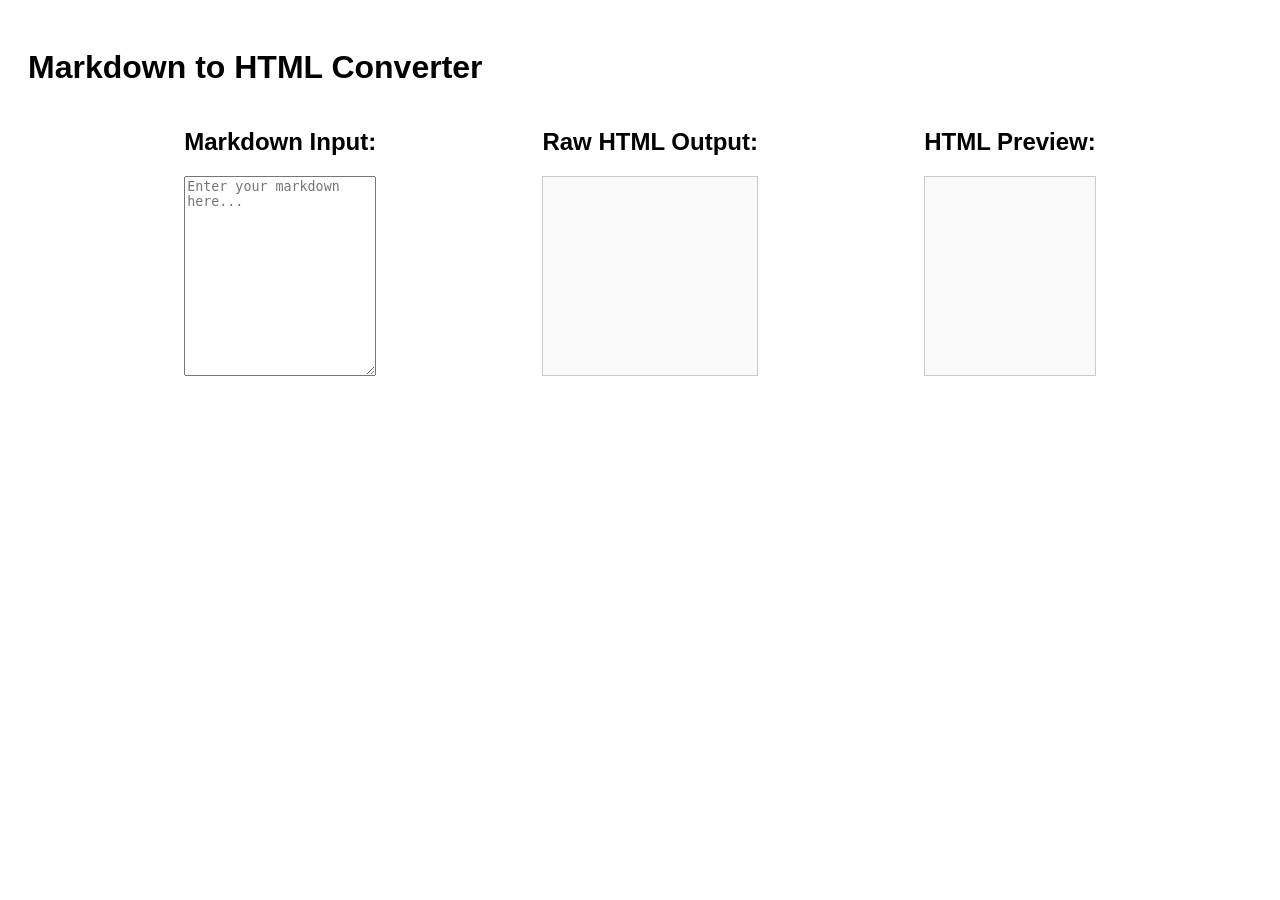
<file: PrimerProyectoCertificacion/index.html>
<!DOCTYPE html>
<html lang="en">

<head>
    <meta charset="UTF-8">
    <meta name="viewport" content="width=device-width, initial-scale=1.0">
    <title>Markdown to HTML Converter</title>
    <link rel="stylesheet" href="styles.css">
</head>

<body>
    <h1>Markdown to HTML Converter</h1>
    <div id="container">
        <div class="container">
            <h2>Markdown Input:</h2>
            <textarea id="markdown-input" placeholder="Enter your markdown here..."></textarea>
        </div>
        <div class="container">
            <h2>Raw HTML Output:</h2>
            <div id="html-output"></div>
        </div>
        <div class="container">
            <h2>HTML Preview:</h2>
            <div id="preview"></div>
        </div>
    </div>
    <script src="script.js"></script>
</body>

</html>
</file>
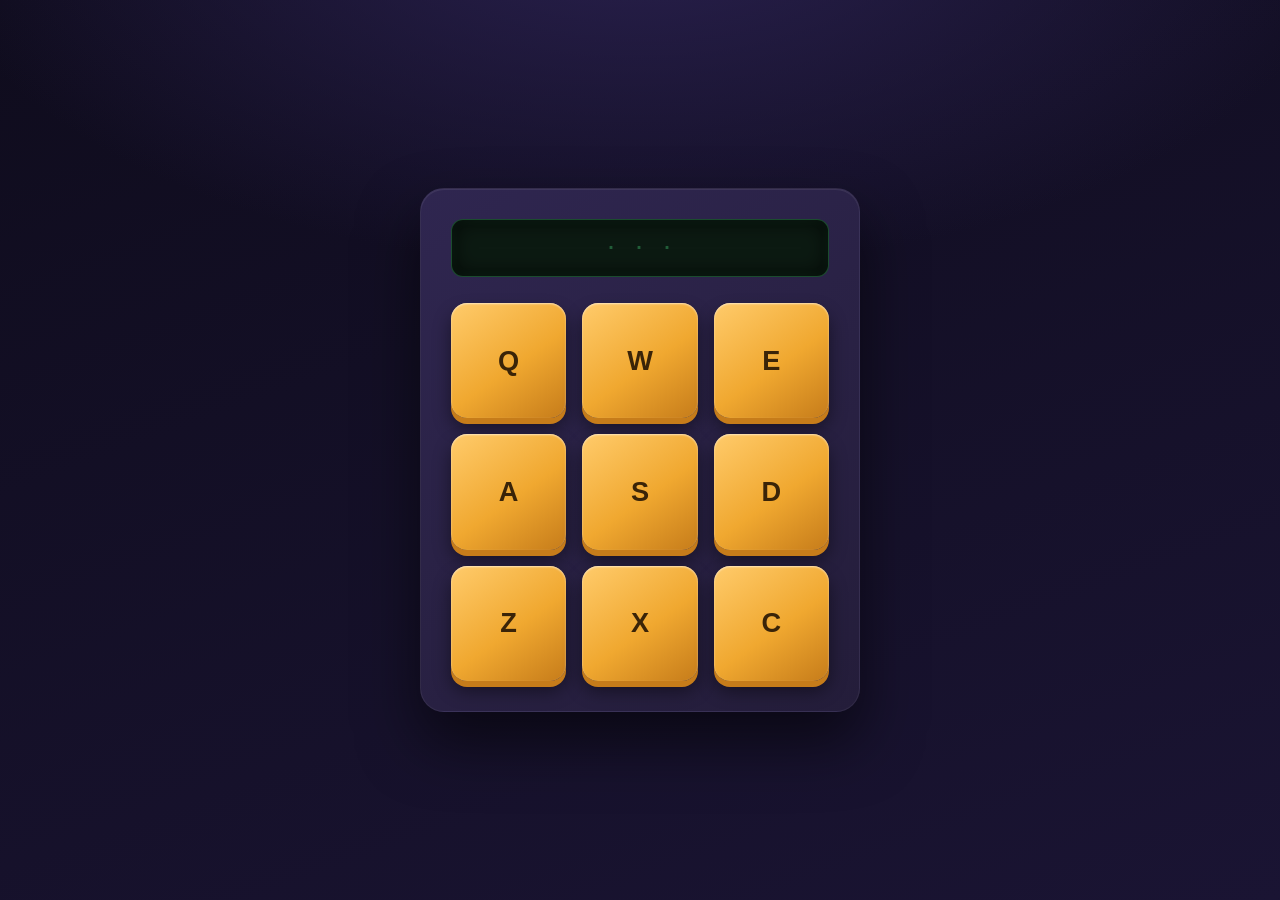
<file: SegundoProyectoCertificacion/index.html>
<!doctype html>
<html lang="en">

<head>
    <meta charset="utf-8" />
    <title>Drum Machine</title>
    <link rel="stylesheet" href="styles.css" />
</head>

<body>
    <div id="drum-machine">
        <p id="display"></p>
        <div id="pad-bank">
            <button id='Heater-1' class="drum-pad">
                Q
                <audio class="clip" id="Q" src="https://cdn.freecodecamp.org/curriculum/drum/Heater-1.mp3"></audio>
            </button>
            <button id='Heater-2' class="drum-pad">
                W
                <audio class="clip" id="W" src="https://cdn.freecodecamp.org/curriculum/drum/Heater-2.mp3"></audio>
            </button>
            <button id='Heater-3' class="drum-pad">
                E
                <audio class="clip" id="E" src="https://cdn.freecodecamp.org/curriculum/drum/Heater-3.mp3"></audio>
            </button>
            <button id='Heater-4' class="drum-pad">
                A
                <audio class="clip" id="A" src="https://cdn.freecodecamp.org/curriculum/drum/Heater-4_1.mp3"></audio>
            </button>
            <button id='Clap' class="drum-pad">
                S
                <audio class="clip" id="S" src="https://cdn.freecodecamp.org/curriculum/drum/Heater-6.mp3"></audio>
            </button>
            <button id='Open-HH' class="drum-pad">
                D
                <audio class="clip" id="D" src="https://cdn.freecodecamp.org/curriculum/drum/Dsc_Oh.mp3"></audio>
            </button>
            <button id='Kick-n-Hat' class="drum-pad">
                Z
                <audio class="clip" id="Z" src="https://cdn.freecodecamp.org/curriculum/drum/Kick_n_Hat.mp3"></audio>
            </button>
            <button id='Kick' class="drum-pad">
                X
                <audio class="clip" id="X" src="https://cdn.freecodecamp.org/curriculum/drum/RP4_KICK_1.mp3"></audio>
            </button>
            <button id='Closed-HH' class="drum-pad">
                C
                <audio class="clip" id="C" src="https://cdn.freecodecamp.org/curriculum/drum/Cev_H2.mp3"></audio>
            </button>
        </div>
    </div>
<script src="script.js"></script>
</body>

</html>
</file>
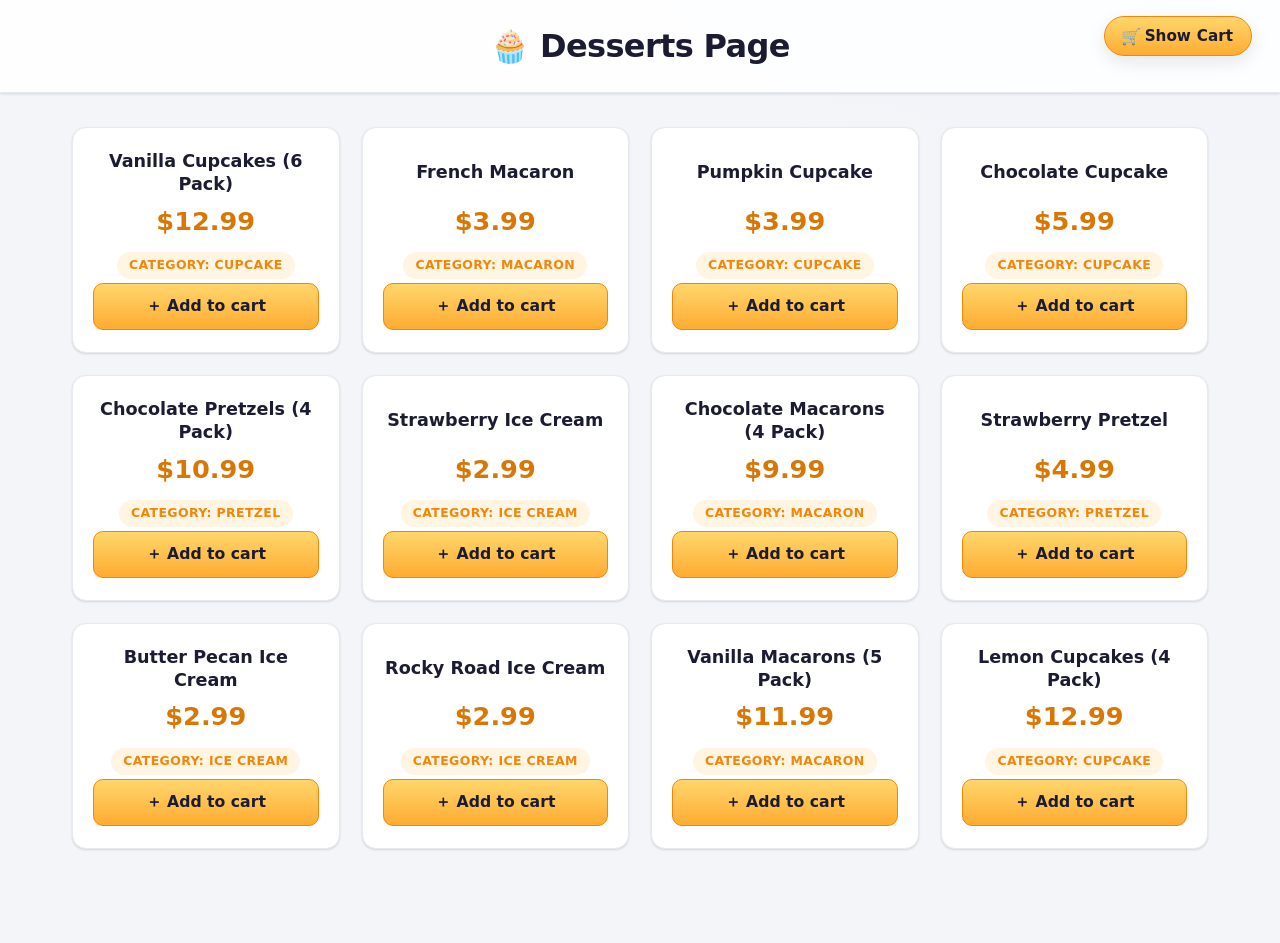
<file: Clases/TallerCarritoCompras/index.html>
<!DOCTYPE html>
<html lang="en">

<head>
    <meta charset="UTF-8" />
    <meta http-equiv="X-UA-Compatible" content="IE=edge" />
    <meta name="viewport" content="width=device-width, initial-scale=1.0" />
    <title>freeCodeCamp Shopping Cart</title>
    <link rel="stylesheet" href="./styles.css" />
</head>

<body>
    <header>
        <h1 class="title">Desserts Page</h1>
    </header>
    <main>
        <button id="cart-btn" type="button" class="btn">
            <span id="show-hide-cart">Show</span> Cart
        </button>
        <div id="cart-container">
            <button class="btn" id="clear-cart-btn">Clear Cart</button>
            <div id="products-container"></div>
            <p>Total number of items: <span id="total-items">0</span></p>
            <p>Subtotal: <span id="subtotal">$0</span></p>
            <p>Taxes: <span id="taxes">$0</span></p>
            <p>Total: <span id="total">$0</span></p>
        </div>
        <div id="dessert-card-container"></div>
    </main>
    <script src="./script.js"></script>
</body>

</html>
</file>
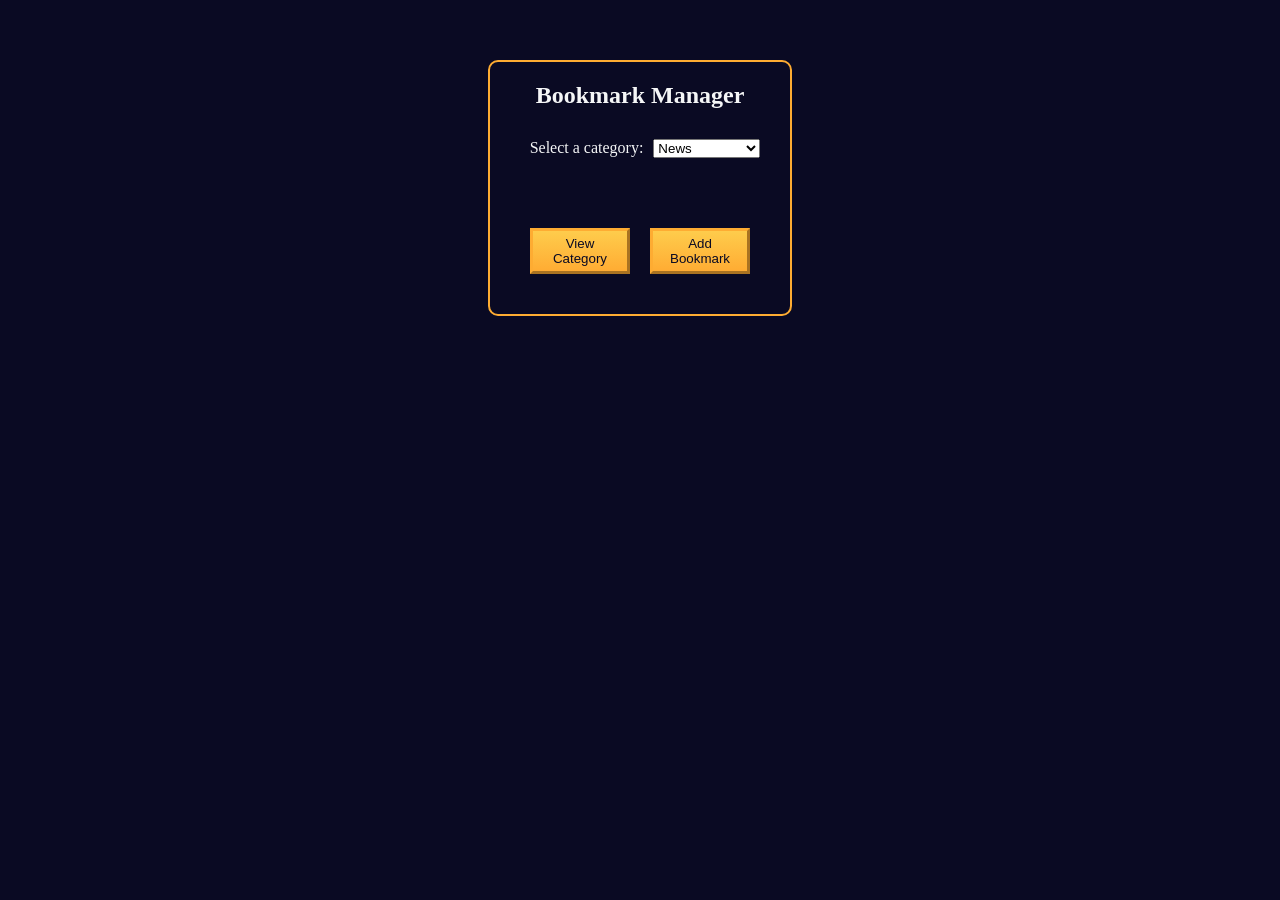
<file: CRUDyAlmacenamientoLocal/LabAdministradorMarcadores/index.html>
<!DOCTYPE html>
<html lang="en">

<head>
    <meta charset="utf-8">
    <meta name="viewport" content="width=device-width, initial-scale=0.0">
    <title>Bookmark Manager</title>
    <link rel="stylesheet" href="styles.css">
</head>

<body>
    <main>
        <section id="main-section">
            <h1>Bookmark Manager</h1>
            <div id="dropdown">
                <label for="category-dropdown">Select a category:</label>
                <select id="category-dropdown" name="options">
                    <option value="news" selected>News</option>
                    <option value="entertainment">Entertainment</option>
                    <option value="work">Work</option>
                    <option value="miscellaneous">Miscellaneous</option>
                </select>
            </div>
            <div id="buttons">
                <button type="button" id="view-category-button">View Category</button>
                <button type="button" id="add-bookmark-button">Add Bookmark</button>
            </div>
        </section>

        <section id="form-section" class="hidden">
            <form>
                <h2 class="category-name"></h2>
                <div>
                    <label for="name">Name:</label>
                    <input type="text" id="name">
                </div>
                <div>
                    <label for="url">URL:</label>
                    <input type="text" id="url">
                </div>
                <div>
                    <button type="button" id="close-form-button">Go Back</button>
                    <button type="button" id="add-bookmark-button-form">Add Bookmark</button>
                </div>
            </form>
        </section>

        <section id="bookmark-list-section" class="hidden">
            <h2 class="category-name"></h2>
            <div id="category-list">
            </div>
            <div>
                <button type="button" id="close-list-button">Go Back</button>
                <button type="button" id="delete-bookmark-button">Delete Bookmark</button>
            </div>
        </section>

    </main>
    <script src="script.js"></script>
</body>

</html>
</file>
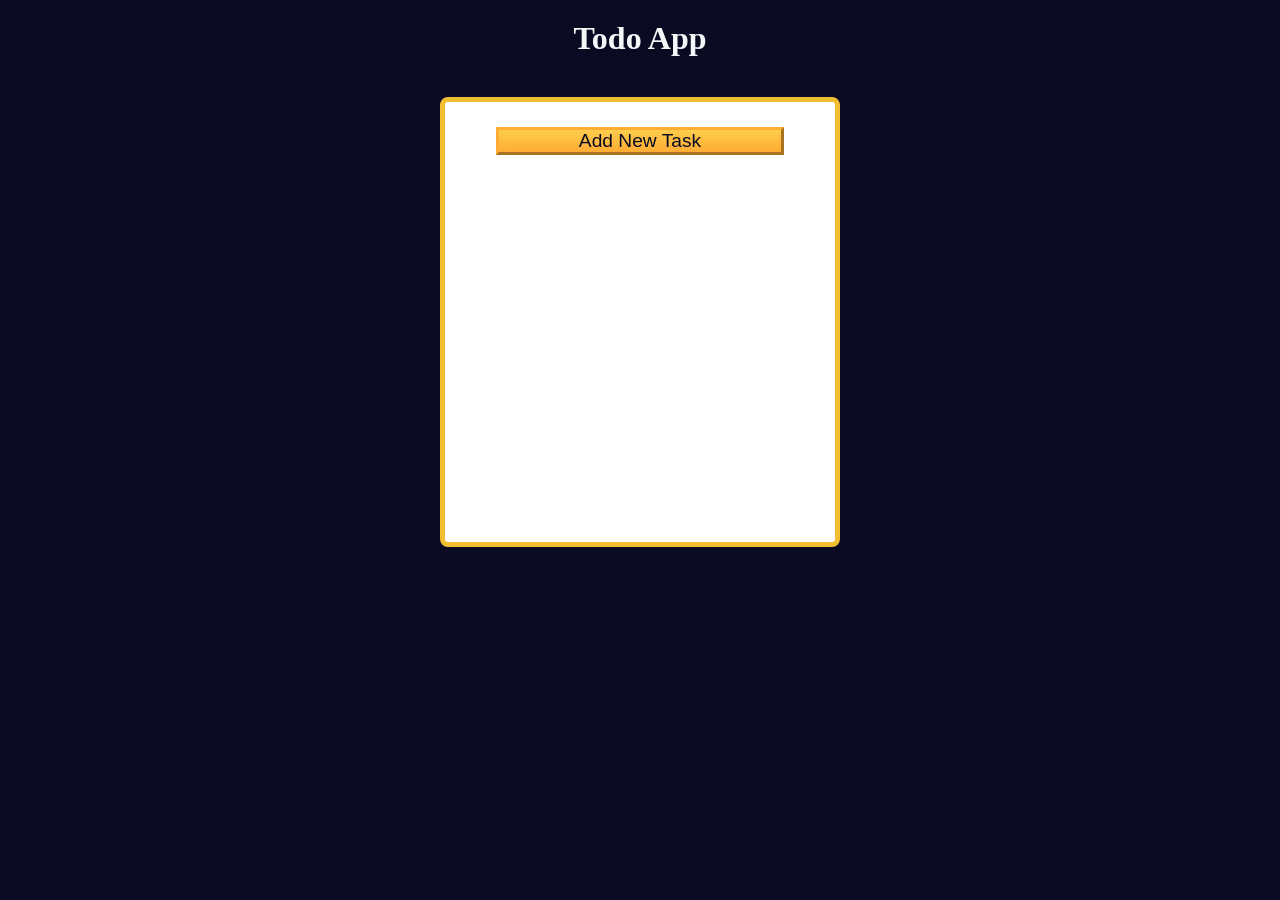
<file: CRUDyAlmacenamientoLocal/TallerAppTareas/index.html>
<!DOCTYPE html>
<html lang="en">

<head>
    <meta charset="UTF-8" />
    <meta http-equiv="X-UA-Compatible" content="IE=edge" />
    <meta name="viewport" content="width=device-width, initial-scale=1.0" />
    <title>Learn localStorage by Building a Todo App</title>
    <link rel="stylesheet" href="styles.css" />
</head>

<body>
    <main>
        <h1>Todo App</h1>
        <div class="todo-app">
            <button id="open-task-form-btn" class="btn large-btn">
                Add New Task
            </button>
            <form class="task-form hidden" id="task-form">
                <div class="task-form-header">
                    <button id="close-task-form-btn" class="close-task-form-btn" type="button" aria-label="close">
                        <svg class="close-icon" xmlns="http://www.w3.org/2000/svg" viewBox="0 0 48 48" width="48px"
                            height="48px">
                            <path fill="#F44336" d="M21.5 4.5H26.501V43.5H21.5z" transform="rotate(45.001 24 24)" />
                            <path fill="#F44336" d="M21.5 4.5H26.5V43.501H21.5z" transform="rotate(135.008 24 24)" />
                        </svg>
                    </button>
                </div>
                <div class="task-form-body">
                    <label class="task-form-label" for="title-input">Title</label>
                    <input required type="text" class="form-control" id="title-input" value="" />
                    <label class="task-form-label" for="date-input">Date</label>
                    <input type="date" class="form-control" id="date-input" value="" />
                    <label class="task-form-label" for="description-input">Description</label>
                    <textarea class="form-control" id="description-input" cols="30" rows="5"></textarea>
                </div>
                <div class="task-form-footer">
                    <button id="add-or-update-task-btn" class="btn large-btn" type="submit">
                        Add Task
                    </button>
                </div>
            </form>
            <dialog id="confirm-close-dialog">
                <form method="dialog">
                    <p class="discard-message-text">Discard unsaved changes?</p>
                    <div class="confirm-close-dialog-btn-container">
                        <button id="cancel-btn" class="btn">
                            Cancel
                        </button>
                        <button id="discard-btn" class="btn">
                            Discard
                        </button>
                    </div>
                </form>
            </dialog>
            <div id="tasks-container"></div>
        </div>
    </main>
    <script src="script.js"></script>
</body>

</html>
</file>
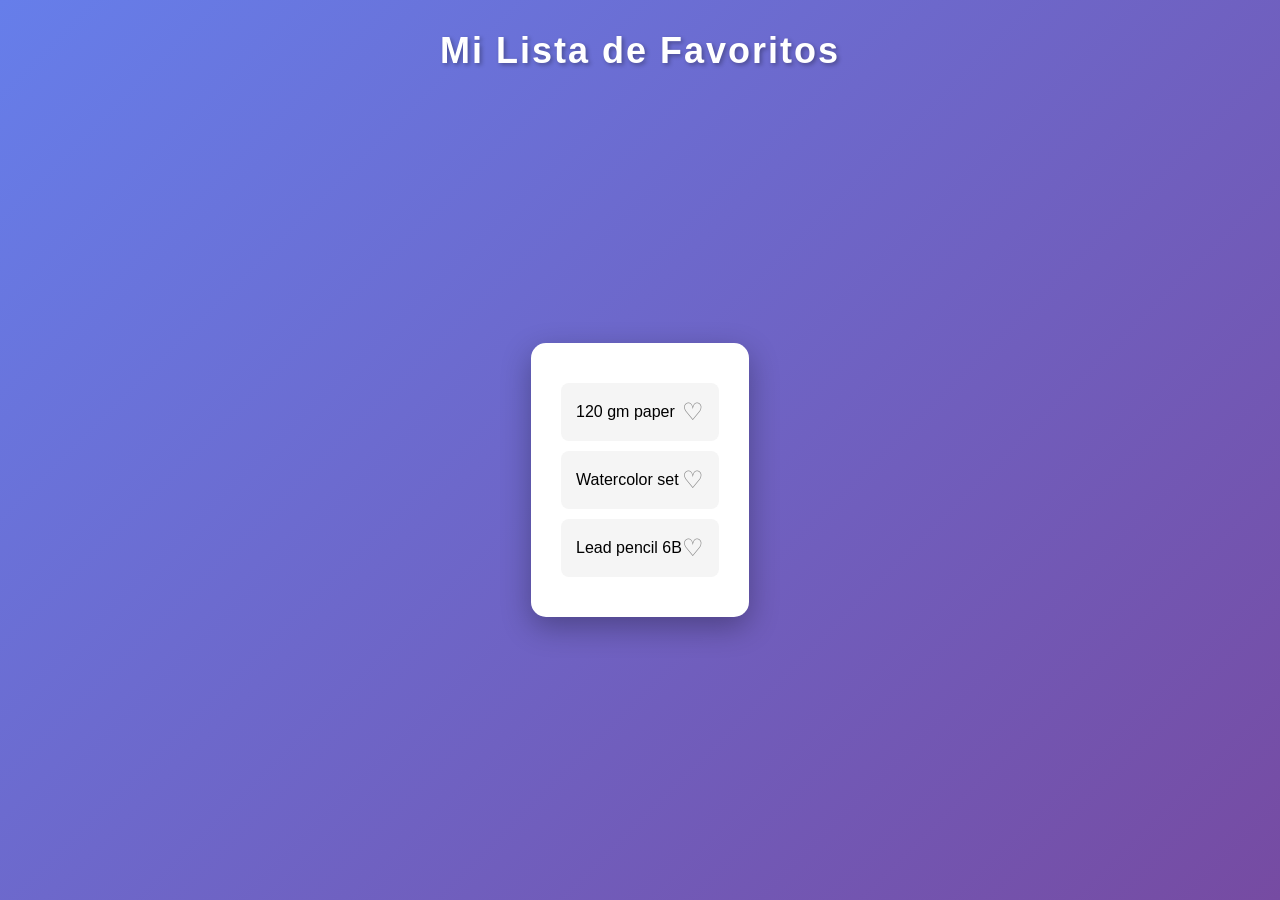
<file: Manejo Del Dom/LabConmutadorAIcFavoritos/index.html>
<!DOCTYPE html>
<html lang="en">

<head>
    <meta charset="utf-8" />
    <title>Favorite Icon Toggler</title>
    <link rel="stylesheet" href="styles.css" />
</head>

<body>
    <h1>Mi Lista de Favoritos</h1>
    <ul class="item-list">
        <li>120 gm paper <button class="favorite-icon">&#9825 </button></li>
        <li>Watercolor set<button class="favorite-icon">&#9825 </button></li>
        <li>Lead pencil 6B<button class="favorite-icon">&#9825 </button></li>
    </ul>
    <script src="script.js"></script>
</body>

</html>
</file>
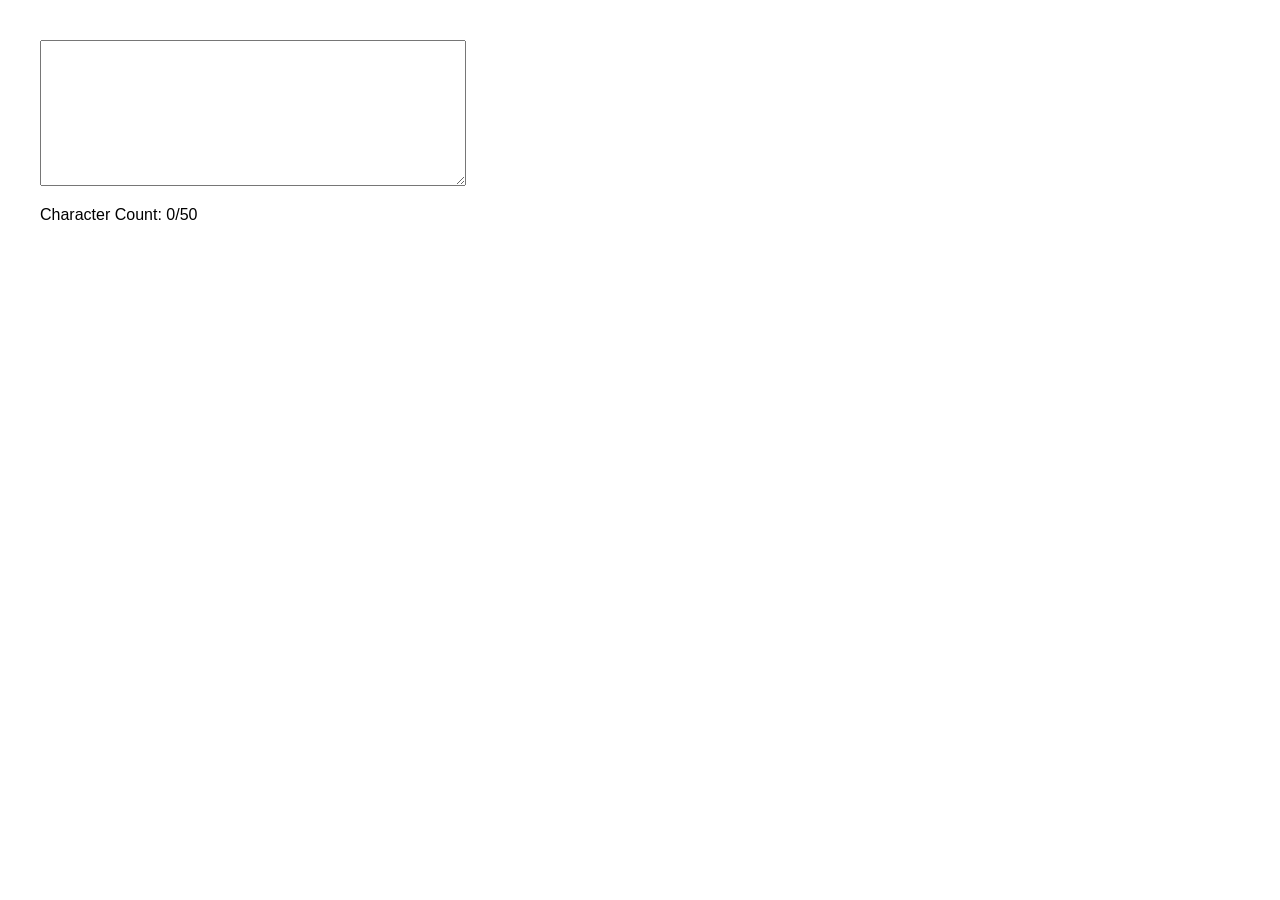
<file: Manejo Del Dom/LabContadorTiempoReal/index.html>
<!DOCTYPE html>
<html lang="en">

<head>
    <meta charset="utf-8">
    <meta name="viewport" content="width=device-width, initial-scale=1.0">
    <title>Real Time Counter</title>
    <link rel="stylesheet" href="styles.css">
</head>

<body>
    <textarea id="text-input"></textarea>
    <p id="char-count">Character Count: 0/50</p>
    <script src="script.js"></script>
</body>
</html>
</file>
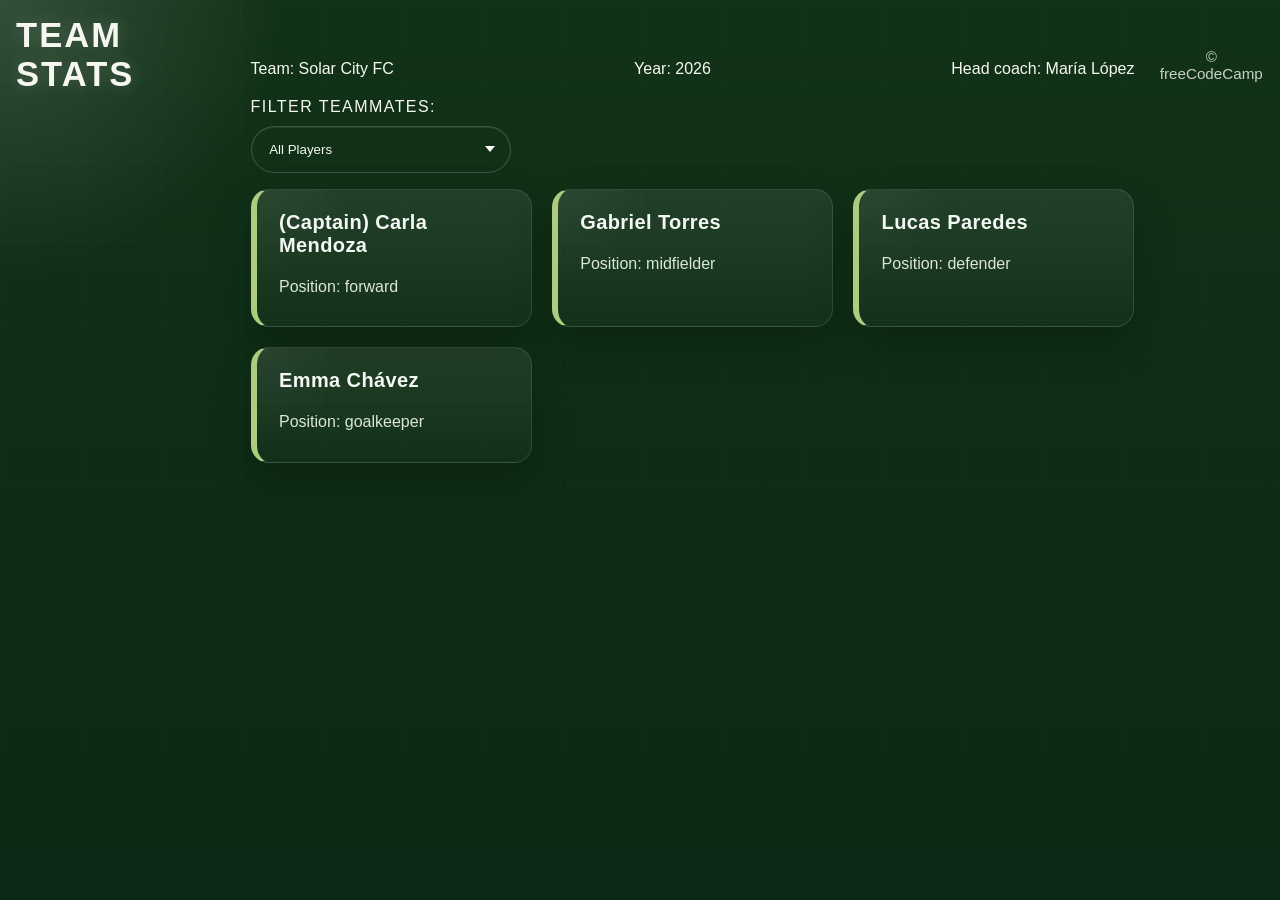
<file: Manejo Del Dom/LabFootballTeam/index.html>
<!DOCTYPE html>
<html lang="en">

<head>
    <meta charset="UTF-8" />
    <meta http-equiv="X-UA-Compatible" content="IE=edge" />
    <meta name="viewport" content="width=device-width, initial-scale=1.0" />
    <title>
        Build a Set of Football Team Cards
    </title>
    <link rel="stylesheet" href="styles.css" />
</head>

<body>
    <h1 class="title">Team stats</h1>
    <main>
        <div class="team-stats">
            <p>Team: <span id="team"></span></p>
            <p>Year: <span id="year"></span></p>
            <p>Head coach: <span id="head-coach"></span></p>
        </div>
        <label class="options-label" for="players">Filter Teammates:</label>
        <select name="players" id="players">
            <option value="all">All Players</option>
            <option value="forward">Position Forward</option>
            <option value="midfielder">Position Midfielder</option>
            <option value="defender">Position Defender</option>
            <option value="goalkeeper">Position Goalkeeper</option>
        </select>
        <div class="cards" id="player-cards"></div>
    </main>
    <footer>&copy; freeCodeCamp</footer>
    <script src="./script.js"></script>
</body>

</html>
</file>
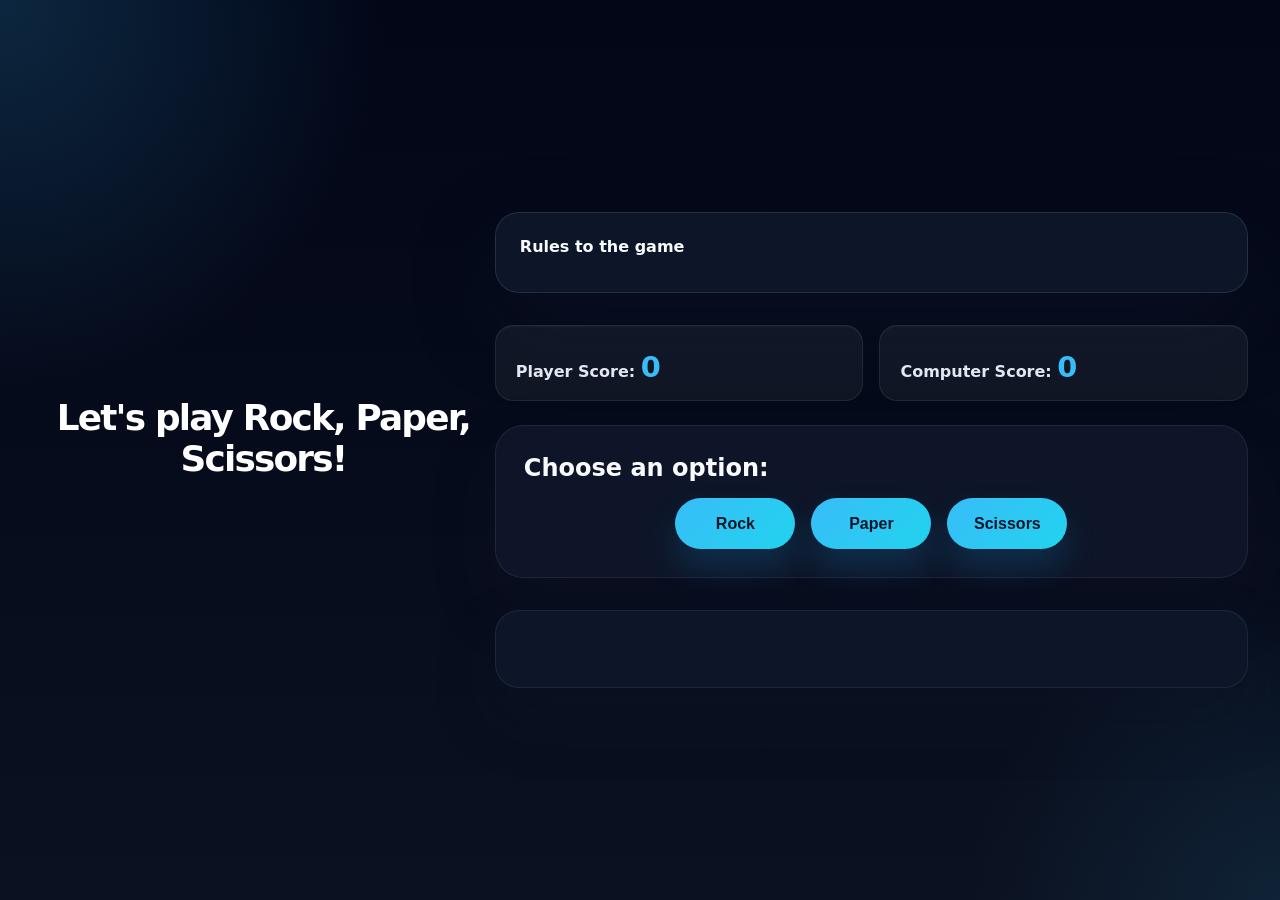
<file: Manejo Del Dom/TallerPiedraPapelTijera/index.html>
<!DOCTYPE html>
<html lang="en">

<head>
    <meta charset="UTF-8" />
    <meta name="viewport" content="width=device-width, initial-scale=1.0" />
    <title>Rock, Paper, Scissors game</title>
    <link rel="stylesheet" href="./styles.css" />
</head>

<body>
    <h1>Let's play Rock, Paper, Scissors!</h1>
    <main>
        <details class="rules-container">
            <summary>Rules to the game</summary>

            <p>You will be playing against the computer.</p>
            <p>You can choose between Rock, Paper, and Scissors.</p>
            <p>The first one to three points wins.</p>

            <p>Here are the rules to getting a point in the game:</p>
            <ul>
                <li>Rock beats Scissors</li>
                <li>Scissors beats Paper</li>
                <li>Paper beats Rock</li>
            </ul>
            <p>
                If the player and computer choose the same option (e.g., Paper and
                Paper), then no one gets the point.
            </p>
        </details>

        <div class="score-container">
            <strong>Player Score: <span class="score" id="player-score">0</span></strong>
            <strong>Computer Score:
                <span class="score" id="computer-score">0</span></strong>
        </div>

        <section class="options-container">
            <h2>Choose an option:</h2>
            <div class="btn-container">
                <button id="rock-btn" class="btn">Rock</button>
                <button id="paper-btn" class="btn">Paper</button>
                <button id="scissors-btn" class="btn">Scissors</button>
            </div>
        </section>

        <div class="results-container">
            <p id="results-msg"></p>
            <p id="winner-msg"></p>
            <button class="btn" id="reset-game-btn">Play again?</button>
        </div>
    </main>
    <script src="./script.js"></script>
</body>

</html>
</file>
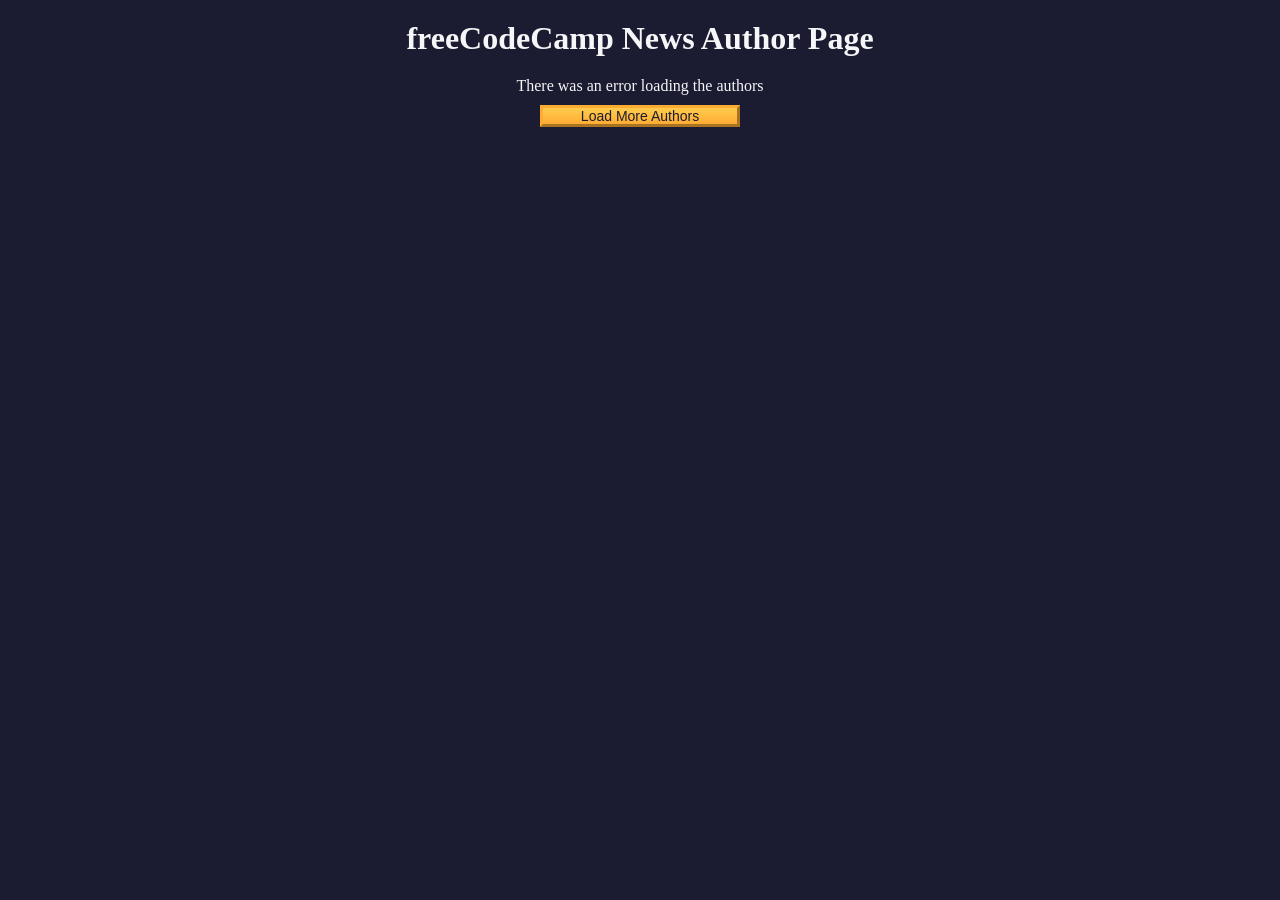
<file: ProgramacionAsincrona/TallerPaginaAutoresFcc/index.html>
<!DOCTYPE html>
<html lang="en">

<head>
    <meta charset="UTF-8" />
    <meta http-equiv="X-UA-Compatible" content="IE=edge" />
    <meta name="viewport" content="width=device-width, initial-scale=1.0" />
    <title>freeCodeCamp News Author Page</title>
    <link rel="stylesheet" href="./styles.css" />
</head>

<body>
    <h1 class="title">freeCodeCamp News Author Page</h1>

    <main>
        <div id="author-container"></div>
        <button class="btn" id="load-more-btn">Load More Authors</button>
    </main>

    <script src="./script.js"></script>
</body>

</html>
</file>
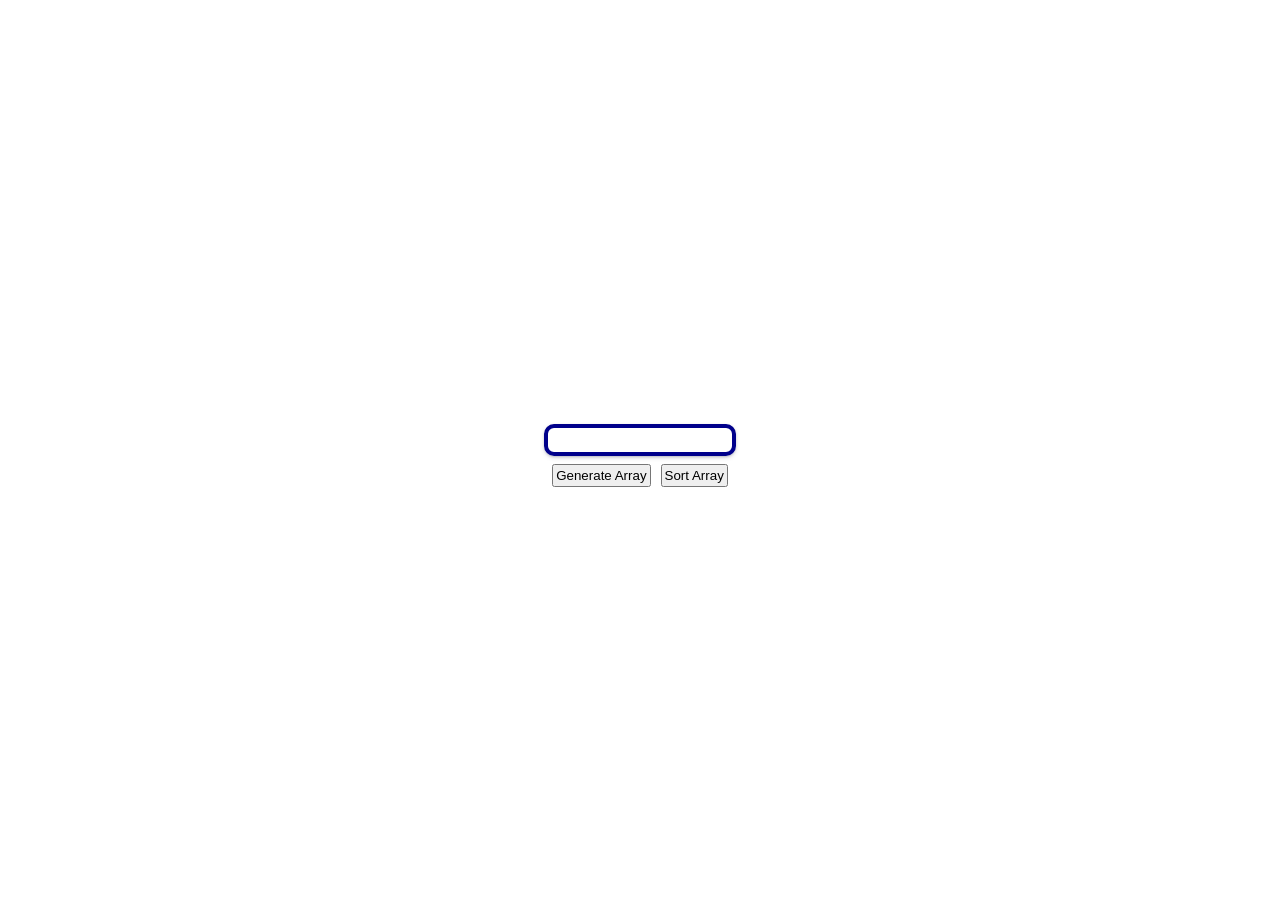
<file: ProgramacionFuncional/LabVisualizadorDeOrdenamiento/index.html>
<!DOCTYPE html>
<html lang="en">

<head>
    <meta charset="UTF-8">
    <meta name="viewport" content="width=device-width, initial-scale=1.0">
    <meta http-equiv="X-UA-Compatible" content="ie=edge">
    <title>Sorting Visualizer</title>
    <link rel="stylesheet" href="styles.css">
</head>

<body>
    <main>
        <div id="array-container">
            <div id="starting-array"></div>
        </div>
        <div id="btn-container">
            <button id="generate-btn" type="button">Generate Array</button>
            <button id="sort-btn" type="button">Sort Array</button>
        </div>
    </main>
    <script src="script.js"></script>
</body>

</html>
</file>
<file: PrimerProyectoCertificacion/styles.css>
* {
    box-sizing: border-box;
}

body {
    font-family: Arial, sans-serif;
    padding: 20px;
}

#markdown-input {
    width: 100%;
    height: 100px;
}

#html-output,
#preview {
    height: 100px;
    display: inline-block;
    width: 100%;
    border: 1px solid #ccc;
    padding: 10px;
    margin: auto;
    white-space: pre-wrap;
    background-color: #f9f9f9;
}

@media (min-width: 600px) {

    #markdown-input,
    #html-output,
    #preview {
        height: 200px;
        margin: 0;
    }

    #container {
        display: flex;
        justify-content: space-evenly;
        gap: 10px;
    }
}
</file>
<file: SegundoProyectoCertificacion/styles.css>
/* ===== Reset & base ===== */
* {
    box-sizing: border-box;
    margin: 0;
    padding: 0;
}

:root {
    --bg-1: #0f0c1d;
    --bg-2: #1a1433;
    --case: #241d3a;
    --case-light: #2f2650;
    --pad: #f0a830;
    --pad-dark: #c67c1a;
    --pad-glow: #ffcb6b;
    --screen: #0c1a12;
    --screen-ink: #4ade80;
    --edge: rgba(255, 255, 255, 0.06);
}

body {
    min-height: 100vh;
    display: flex;
    align-items: center;
    justify-content: center;
    padding: 32px 16px;
    font-family: "Segoe UI", system-ui, -apple-system, Roboto, sans-serif;
    background:
        radial-gradient(1200px 600px at 50% -10%, #2a2150 0%, transparent 60%),
        linear-gradient(160deg, var(--bg-1) 0%, var(--bg-2) 100%);
    background-attachment: fixed;
}

/* ===== The machine (casing) ===== */
#drum-machine {
    width: 100%;
    max-width: 440px;
    padding: 30px;
    background:
        linear-gradient(145deg, var(--case-light) 0%, var(--case) 100%);
    border: 1px solid var(--edge);
    border-radius: 24px;
    box-shadow:
        0 30px 60px rgba(0, 0, 0, 0.55),
        inset 0 1px 0 rgba(255, 255, 255, 0.08);
}

/* ===== Display (LED screen) ===== */
#display {
    min-height: 58px;
    margin-bottom: 26px;
    display: flex;
    align-items: center;
    justify-content: center;
    padding: 12px 18px;
    font-family: "Courier New", ui-monospace, monospace;
    font-size: 1.25rem;
    font-weight: 700;
    letter-spacing: 2px;
    text-transform: uppercase;
    color: var(--screen-ink);
    background: var(--screen);
    border-radius: 12px;
    border: 1px solid rgba(74, 222, 128, 0.25);
    box-shadow:
        inset 0 0 22px rgba(0, 0, 0, 0.8),
        inset 0 0 8px rgba(74, 222, 128, 0.12);
    text-shadow: 0 0 8px rgba(74, 222, 128, 0.7);
}

#display:empty::before {
    content: "· · ·";
    color: rgba(74, 222, 128, 0.35);
    text-shadow: none;
}

/* ===== Pad grid ===== */
#pad-bank {
    display: grid;
    grid-template-columns: repeat(3, 1fr);
    gap: 16px;
}

/* ===== Drum pads ===== */
.drum-pad {
    position: relative;
    aspect-ratio: 1 / 1;
    display: flex;
    align-items: center;
    justify-content: center;
    font-size: 1.7rem;
    font-weight: 800;
    color: #3a2408;
    cursor: pointer;
    user-select: none;
    border: none;
    border-radius: 16px;
    background: linear-gradient(145deg, var(--pad-glow) 0%, var(--pad) 55%, var(--pad-dark) 100%);
    box-shadow:
        0 6px 0 var(--pad-dark),
        0 10px 18px rgba(0, 0, 0, 0.45),
        inset 0 1px 2px rgba(255, 255, 255, 0.6);
    transition: transform 0.06s ease, box-shadow 0.06s ease, filter 0.15s ease;
}

.drum-pad:hover {
    filter: brightness(1.08);
}

/* Pressed / clicked effect */
.drum-pad:active {
    transform: translateY(5px);
    box-shadow:
        0 1px 0 var(--pad-dark),
        0 3px 8px rgba(0, 0, 0, 0.4),
        inset 0 2px 6px rgba(0, 0, 0, 0.35),
        0 0 22px var(--pad-glow);
    filter: brightness(1.15);
}

.drum-pad:focus-visible {
    outline: 3px solid #fff;
    outline-offset: 3px;
}

/* ===== Responsive ===== */
@media (max-width: 420px) {
    #drum-machine { padding: 22px; }
    .drum-pad { font-size: 1.4rem; }
    #display { font-size: 1.05rem; }
}
</file>
<file: Clases/TallerCarritoCompras/styles.css>
*,
*::before,
*::after {
    margin: 0;
    padding: 0;
    box-sizing: border-box;
}

:root {
    /* Superficies y texto */
    --bg: #f4f5f8;
    --surface: #ffffff;
    --ink: #1b1b32;
    --ink-soft: #4a4f63;
    --muted: #8a90a2;
    --border: #e7e9f0;

    /* Marca (tono cálido de postres) */
    --brand: #feac32;
    --brand-strong: #f2860a;
    --brand-tint: #fff5e2;
    --price: #d97706;

    /* Acento (checkout / info) */
    --accent: #2f6bd8;
    --accent-strong: #1f52b0;
    --danger: #e5484d;

    /* Sombras */
    --shadow-sm: 0 1px 2px rgba(20, 20, 45, 0.06), 0 1px 3px rgba(20, 20, 45, 0.08);
    --shadow-md: 0 6px 18px rgba(20, 20, 45, 0.10);
    --shadow-lg: 0 20px 50px rgba(20, 20, 45, 0.22);

    --radius: 14px;
    --radius-sm: 10px;
}

html {
    scroll-behavior: smooth;
}

body {
    background: radial-gradient(1200px 500px at 100% -10%, #eef2ff 0%, transparent 60%), var(--bg);
    color: var(--ink);
    font-family: "Segoe UI", system-ui, -apple-system, "Helvetica Neue", Arial, sans-serif;
    line-height: 1.5;
    min-height: 100vh;
    padding-bottom: 60px;
}

/* ---------- Header ---------- */
header {
    position: sticky;
    top: 0;
    z-index: 20;
    background: rgba(255, 255, 255, 0.85);
    backdrop-filter: saturate(180%) blur(10px);
    border-bottom: 1px solid var(--border);
    box-shadow: var(--shadow-sm);
}

.title {
    color: var(--ink);
    text-align: center;
    font-size: clamp(1.5rem, 2.5vw, 2.1rem);
    font-weight: 800;
    letter-spacing: -0.02em;
    padding: 22px 16px;
}

.title::before {
    content: "🧁 ";
}

/* ---------- Botón mostrar/ocultar carrito ---------- */
#cart-btn {
    position: fixed;
    top: 16px;
    right: clamp(12px, 3vw, 28px);
    z-index: 40;
    width: auto;
    display: inline-flex;
    align-items: center;
    gap: 6px;
    padding: 10px 18px 10px 40px;
    font-weight: 700;
    font-size: 0.95rem;
    color: var(--ink);
    background: linear-gradient(180deg, #ffd66b, var(--brand));
    border: 1px solid var(--brand-strong);
    border-radius: 999px;
    box-shadow: var(--shadow-md);
}

#cart-btn::before {
    content: "🛒";
    position: absolute;
    left: 16px;
    font-size: 1rem;
}

#cart-btn:hover {
    background: linear-gradient(180deg, var(--brand), var(--brand-strong));
    transform: translateY(-1px);
}

/* ---------- Base de botones ---------- */
.btn {
    display: inline-block;
    cursor: pointer;
    font-family: inherit;
    font-weight: 700;
    color: var(--ink);
    background: linear-gradient(180deg, #ffd66b, var(--brand));
    border: 1px solid var(--brand-strong);
    border-radius: var(--radius-sm);
    transition: transform 0.15s ease, box-shadow 0.15s ease, background 0.2s ease, filter 0.2s ease;
}

.btn:hover {
    background: linear-gradient(180deg, var(--brand), var(--brand-strong));
    box-shadow: var(--shadow-sm);
}

.btn:active {
    transform: translateY(1px);
}

/* ---------- Carrito (mini-cart tipo dropdown) ---------- */
#cart-container {
    display: none;
    position: fixed;
    top: 68px;
    right: clamp(12px, 3vw, 28px);
    z-index: 30;
    width: min(360px, calc(100vw - 24px));
    max-height: min(560px, calc(100vh - 90px));
    overflow-y: auto;
    background: var(--surface);
    border: 1px solid var(--border);
    border-radius: var(--radius);
    box-shadow: var(--shadow-lg);
    padding: 18px;
    text-align: left;
    font-size: 1rem;
}

#cart-container::before {
    content: "Tu carrito";
    display: block;
    font-size: 1.15rem;
    font-weight: 800;
    letter-spacing: -0.01em;
    margin-bottom: 14px;
}

#clear-cart-btn {
    width: 100%;
    padding: 9px 14px;
    margin-bottom: 14px;
    color: var(--danger);
    background: #fff;
    border: 1px solid #f3c6c7;
    border-radius: var(--radius-sm);
    font-size: 0.9rem;
}

#clear-cart-btn:hover {
    color: #fff;
    background: var(--danger);
    border-color: var(--danger);
    box-shadow: none;
}

#products-container {
    display: flex;
    flex-direction: column;
    gap: 4px;
    min-height: 40px;
    margin-bottom: 8px;
}

#products-container:empty::after {
    content: "Todavía no agregaste productos 🍩";
    display: block;
    text-align: center;
    color: var(--muted);
    font-size: 0.92rem;
    padding: 24px 8px;
}

.product {
    display: flex;
    align-items: center;
    justify-content: space-between;
    gap: 10px;
    margin: 0;
    padding: 10px 4px;
    border-bottom: 1px solid var(--border);
}

.product p {
    margin: 0;
    display: flex;
    align-items: center;
    gap: 8px;
    font-size: 0.92rem;
    color: var(--ink-soft);
}

.product p:last-child {
    font-weight: 700;
    color: var(--ink);
    white-space: nowrap;
}

.product-count {
    display: inline-flex;
    align-items: center;
    justify-content: center;
    min-width: 28px;
    height: 22px;
    padding: 0 6px;
    background: var(--brand-tint);
    color: var(--brand-strong);
    border-radius: 999px;
    font-size: 0.78rem;
    font-weight: 800;
}

/* Filas de totales (Total items / Subtotal / Taxes / Total) */
#cart-container > p {
    display: flex;
    justify-content: space-between;
    align-items: baseline;
    gap: 12px;
    margin: 0;
    padding: 8px 2px;
    color: var(--ink-soft);
    font-size: 0.95rem;
}

#cart-container > p span {
    font-weight: 700;
    color: var(--ink);
}

#cart-container > p:first-of-type {
    margin-top: 6px;
}

/* Última fila = Total, resaltada */
#cart-container > p:last-child {
    margin-top: 6px;
    padding-top: 14px;
    border-top: 2px solid var(--border);
    font-size: 1.15rem;
    font-weight: 800;
    color: var(--ink);
}

#cart-container > p:last-child span {
    color: var(--price);
    font-size: 1.2rem;
}

/* ---------- Grilla de productos ---------- */
#dessert-card-container {
    display: grid;
    grid-template-columns: repeat(auto-fill, minmax(240px, 1fr));
    gap: 22px;
    max-width: 1200px;
    margin: 34px auto;
    padding: 0 clamp(16px, 4vw, 32px);
}

.dessert-card {
    display: flex;
    flex-direction: column;
    background: var(--surface);
    border: 1px solid var(--border);
    padding: 22px 20px;
    text-align: center;
    border-radius: var(--radius);
    box-shadow: var(--shadow-sm);
    transition: transform 0.18s ease, box-shadow 0.18s ease, border-color 0.18s ease;
}

.dessert-card:hover {
    transform: translateY(-4px);
    box-shadow: var(--shadow-md);
    border-color: #d9ddea;
}

.dessert-card h2 {
    font-size: 1.1rem;
    font-weight: 700;
    line-height: 1.3;
    min-height: 2.6em;
    display: flex;
    align-items: center;
    justify-content: center;
}

.dessert-price {
    font-size: 1.6rem;
    font-weight: 800;
    color: var(--price);
    margin: 6px 0 12px;
}

.product-category {
    display: inline-block;
    align-self: center;
    margin: 0 0 4px;
    padding: 4px 12px;
    background: var(--brand-tint);
    color: var(--brand-strong);
    border-radius: 999px;
    font-size: 0.78rem;
    font-weight: 700;
    text-transform: uppercase;
    letter-spacing: 0.03em;
}

.add-to-cart-btn {
    width: 100%;
    margin-top: auto;
    padding: 12px 16px;
    font-size: 0.98rem;
}

.add-to-cart-btn::before {
    content: "＋ ";
    font-weight: 800;
}

/* ---------- Scrollbar del carrito ---------- */
#cart-container::-webkit-scrollbar {
    width: 10px;
}

#cart-container::-webkit-scrollbar-thumb {
    background: #d7dae6;
    border-radius: 999px;
    border: 3px solid var(--surface);
}

#cart-container::-webkit-scrollbar-thumb:hover {
    background: #c2c6d6;
}

/* ---------- Responsive ---------- */
@media (max-width: 480px) {
    .title {
        text-align: left;
        padding-left: 20px;
        max-width: 60%;
    }
}
</file>
<file: CRUDyAlmacenamientoLocal/LabAdministradorMarcadores/styles.css>
:root {
    --light-grey: #f5f6f7;
    --dark-grey: #0a0a23;
    --yellow: #f1be32;
    --golden-yellow: #feac32;
}

*,
*::before,
*::after {
    margin: 0;
    padding: 0;
    box-sizing: border-box;
}

main {
    display: flex;
    justify-content: center;
}

body {
    background-color: var(--dark-grey);
}

.hidden {
    display: none;
}

section {
    display: flex;
    flex-direction: column;
    justify-content: center;
}

select,
input,
label {
    margin-left: 10px;
}

div {
    padding: 30px;
    display: flex;
    justify-content: center;
}

.close-form-button {
    background: none;
    border: none;
    cursor: pointer;
}

h1,
h2 {
    margin-top: 20px;
    text-align: center;
}

#category-list {
    text-align: center;
    display: flex;
    flex-direction: column;
    justify-content: flex-start;
    background-color: var(--light-grey);
    align-self: center;
    width: 80%;
    margin-top: 15px;
    border-radius: 10px;
}

#category-list,
h1,
h2,
label {
    color: var(--light-grey);
}

#category-list p {
    color: var(--dark-grey);
}

button {
    cursor: pointer;
    padding: 5px;
    width: 100px;
    margin: 10px;
    color: var(--dark-grey);
    background-color: var(--golden-yellow);
    background-image: linear-gradient(#fecc4c, #ffac33);
    border-color: var(--golden-yellow);
    border-width: 3px;
}

button:hover {
    background-image: linear-gradient(#ffcc4c, #f89808);
}

section {
    margin-top: 60px;
    border: 2px solid var(--golden-yellow);
    width: fit-content;
    border-radius: 10px;
}
</file>
<file: CRUDyAlmacenamientoLocal/TallerAppTareas/styles.css>
:root {
    --white: #fff;
    --light-grey: #f5f6f7;
    --dark-grey: #0a0a23;
    --yellow: #f1be32;
    --golden-yellow: #feac32;
}

*,
*::before,
*::after {
    margin: 0;
    padding: 0;
    box-sizing: border-box;
}

body {
    background-color: var(--dark-grey);
}

main {
    display: flex;
    flex-direction: column;
    justify-content: center;
    align-items: center;
}

h1 {
    color: var(--light-grey);
    margin: 20px 0 40px 0;
}

.todo-app {
    background-color: var(--white);
    width: 300px;
    height: 350px;
    border: 5px solid var(--yellow);
    border-radius: 8px;
    padding: 15px;
    position: relative;
    display: flex;
    flex-direction: column;
    gap: 10px;
}

.btn {
    cursor: pointer;
    width: 100px;
    margin: 10px;
    color: var(--dark-grey);
    background-color: var(--golden-yellow);
    background-image: linear-gradient(#fecc4c, #ffac33);
    border-color: var(--golden-yellow);
    border-width: 3px;
}

.btn:hover {
    background-image: linear-gradient(#ffcc4c, #f89808);
}

.large-btn {
    width: 80%;
    font-size: 1.2rem;
    align-self: center;
    justify-self: center;
}

.close-task-form-btn {
    background: none;
    border: none;
    cursor: pointer;
}

.close-icon {
    width: 20px;
    height: 20px;
}

.task-form {
    display: flex;
    position: absolute;
    top: 50%;
    left: 50%;
    transform: translate(-50%, -50%);
    background-color: var(--white);
    border-radius: 5px;
    padding: 15px;
    width: 300px;
    height: 350px;
    flex-direction: column;
    justify-content: space-between;
    overflow: auto;
}

.task-form-header {
    display: flex;
    justify-content: flex-end;
}

.task-form-body {
    display: flex;
    flex-direction: column;
    justify-content: space-around;
}

.task-form-footer {
    display: flex;
    justify-content: center;
}

.task-form-label,
#title-input,
#date-input,
#description-input {
    display: block;
}

.task-form-label {
    margin-bottom: 5px;
    font-size: 1.3rem;
    font-weight: bold;
}

#title-input,
#date-input,
#description-input {
    width: 100%;
    margin-bottom: 10px;
    padding: 2px;
}

#confirm-close-dialog {
    padding: 10px;
    margin: 10px auto;
    border-radius: 15px;
}

.confirm-close-dialog-btn-container {
    display: flex;
    justify-content: center;
    margin-top: 10px;
}

.discard-message-text {
    font-weight: bold;
    font-size: 1.5rem;
}

#tasks-container {
    height: 100%;
    overflow-y: auto;
}

.task {
    margin: 5px 0;
}

.hidden {
    display: none;
}

@media (min-width: 576px) {

    .todo-app,
    .task-form {
        width: 400px;
        height: 450px;
    }

    .task-form-label {
        font-size: 1.5rem;
    }

    #title-input,
    #date-input {
        height: 2rem;
    }

    #title-input,
    #date-input,
    #description-input {
        padding: 5px;
        margin-bottom: 20px;
    }
}
</file>
<file: Manejo Del Dom/LabConmutadorAIcFavoritos/styles.css>
* {
    margin: 0;
    padding: 0;
    box-sizing: border-box;
}

body {
    font-family: 'Arial', sans-serif;
    background: linear-gradient(135deg, #667eea 0%, #764ba2 100%);
    min-height: 100vh;
    display: flex;
    justify-content: center;
    align-items: center;
    padding: 20px;
}

h1 {
    position: absolute;
    top: 30px;
    color: white;
    font-size: 36px;
    text-shadow: 2px 2px 4px rgba(0, 0, 0, 0.3);
    font-weight: bold;
    letter-spacing: 2px;
}

.item-list {
    list-style: none;
    background: white;
    border-radius: 15px;
    padding: 30px;
    box-shadow: 0 10px 30px rgba(0, 0, 0, 0.3);
    max-width: 400px;
    margin-top: 60px;
}

.item-list li {
    padding: 15px;
    margin: 10px 0;
    background: #f5f5f5;
    border-radius: 8px;
    display: flex;
    justify-content: space-between;
    align-items: center;
    font-size: 16px;
    font-weight: 500;
    transition: all 0.3s ease;
}

.item-list li:hover {
    background: #efefef;
    transform: translateX(5px);
}

.favorite-icon {
    background: none;
    border: none;
    font-size: 24px;
    cursor: pointer;
    color: gray;
    transition: all 0.3s ease;
}

.filled {
    color: red;
    background-color: #fff;
    border: 1px solid red;
    padding: 5px 10px;
    transform: scale(1.2);
}
</file>
<file: Manejo Del Dom/LabContadorTiempoReal/styles.css>
body {
  font-family: Arial, sans-serif;
  padding: 2rem;
}

textarea {
  width: 100%;
  max-width: 400px;
  min-height: 120px;
  padding: 0.75rem;
  font-size: 1rem;
}

.red {
  color: red;
  font-weight: bold;
}
</file>
<file: Manejo Del Dom/LabFootballTeam/styles.css>
*,
*::before,
*::after {
    box-sizing: border-box;
    margin: 0;
    padding: 0;
}

:root {
    --field: #0f4f17;
    --field-soft: #24632d;
    --grass: #379139;
    --white: #f7f7f2;
    --line: #dfe7d7;
    --accent: #adcc7f;
    --accent-dark: #2a5f1f;
    --text: #f4f8f4;
    --surface: rgba(255, 255, 255, 0.14);
}

body {
    min-height: 100vh;
    background: radial-gradient(circle at top left, rgba(255, 255, 255, 0.14), transparent 18%),
        linear-gradient(180deg, #123217 0%, #0b2814 100%);
    color: var(--text);
    font-family: 'Segoe UI', Arial, sans-serif;
    padding: 1rem;
    display: flex;
    justify-content: center;
    align-items: flex-start;
}

main {
    width: min(100%, 1040px);
    padding: 1.5rem;
}

body::before {
    content: '';
    position: fixed;
    inset: 0;
    background-image: linear-gradient(rgba(255,255,255,0.04) 1px, transparent 1px),
        linear-gradient(90deg, rgba(255,255,255,0.04) 1px, transparent 1px);
    background-size: 80px 80px;
    pointer-events: none;
    opacity: 0.45;
}

.title,
.options-label,
.team-stats,
footer,
select {
    color: var(--white);
}

.title {
    margin: 0 0 1rem;
    font-size: clamp(2rem, 2.7vw, 3.2rem);
    letter-spacing: 0.06em;
    text-transform: uppercase;
    text-shadow: 0 0 18px rgba(255, 255, 255, 0.18);
}

section {
    background: rgba(7, 33, 12, 0.92);
    border: 1px solid rgba(255, 255, 255, 0.08);
    border-radius: 24px;
    box-shadow: 0 24px 60px rgba(0, 0, 0, 0.35);
    padding: 1.6rem 1.75rem;
    margin: 1rem 0;
}

.team-stats {
    display: flex;
    justify-content: space-between;
    gap: 1rem;
    flex-wrap: wrap;
    margin: 1.25rem 0;
}

.team-stats div {
    flex: 1 1 180px;
    background: rgba(255, 255, 255, 0.07);
    border: 1px solid rgba(255, 255, 255, 0.1);
    border-radius: 18px;
    padding: 1rem;
}

.team-stats strong {
    display: block;
    font-size: 1.35rem;
    margin-bottom: 0.5rem;
    color: var(--accent);
}

.options-label {
    display: block;
    margin-bottom: 0.6rem;
    font-size: 1rem;
    text-transform: uppercase;
    letter-spacing: 0.09em;
}

select {
    width: min(100%, 260px);
    padding: 0.95rem 1.1rem;
    border-radius: 999px;
    border: 1px solid rgba(255, 255, 255, 0.18);
    background: linear-gradient(180deg, rgba(255, 255, 255, 0.14), rgba(255, 255, 255, 0.08));
    color: var(--white);
    outline: none;
    cursor: pointer;
    appearance: none;
    -webkit-appearance: none;
    -moz-appearance: none;
    box-shadow: inset 0 1px 0 rgba(255, 255, 255, 0.08);
    transition: transform 0.2s ease, border-color 0.2s ease, box-shadow 0.2s ease;
    background-image: url("data:image/svg+xml,%3Csvg xmlns='http://www.w3.org/2000/svg' viewBox='0 0 10 6'%3E%3Cpath fill='white' d='M0 0l5 6 5-6z'/%3E%3C/svg%3E");
    background-repeat: no-repeat;
    background-position: right 0.9rem center;
    background-size: 10px 6px;
}

select:hover,
select:focus {
    border-color: rgba(173, 204, 127, 0.95);
    transform: translateY(-1px);
    box-shadow: inset 0 1px 0 rgba(255, 255, 255, 0.12), 0 8px 20px rgba(0, 0, 0, 0.08);
}

select option {
    background: #132e18;
    color: var(--white);
}

.cards {
    display: grid;
    grid-template-columns: repeat(auto-fit, minmax(240px, 1fr));
    gap: 1.25rem;
    margin-top: 1rem;
}

.player-card {
    position: relative;
    background: linear-gradient(180deg, rgba(255, 255, 255, 0.08), rgba(255, 255, 255, 0.02));
    border: 1px solid rgba(255, 255, 255, 0.12);
    border-left: 6px solid var(--accent);
    border-radius: 18px;
    padding: 1.3rem 1.4rem;
    box-shadow: 0 18px 40px rgba(0, 0, 0, 0.22);
    overflow: hidden;
}

.player-card::before {
    content: '';
    position: absolute;
    inset: 0;
    background: radial-gradient(circle at top left, rgba(255, 255, 255, 0.12), transparent 30%);
    opacity: 0.35;
    pointer-events: none;
}

.player-card h2,
.player-card p {
    position: relative;
}

.player-card h2 {
    margin-bottom: 1rem;
    font-size: 1.25rem;
    letter-spacing: 0.02em;
}

.player-card p {
    margin: 0.35rem 0;
    color: #dbe7d7;
    line-height: 1.7;
}

footer {
    margin-top: 2rem;
    text-align: center;
    font-size: 0.95rem;
    opacity: 0.8;
}

@media (max-width: 720px) {
    .team-stats {
        flex-direction: column;
    }
}
</file>
<file: Manejo Del Dom/TallerPiedraPapelTijera/styles.css>
*,
*::before,
*::after {
  margin: 0;
  padding: 0;
  box-sizing: border-box;
}

:root {
  --bg: #0f172a;
  --surface: #111827;
  --surface-soft: #1f2937;
  --text: #e2e8f0;
  --text-muted: #94a3b8;
  --accent: #38bdf8;
  --accent-strong: #22d3ee;
  --success: #34d399;
  --warning: #facc15;
  --border: rgba(148, 163, 184, 0.18);
}

body {
  min-height: 100vh;
  font-family: Inter, system-ui, -apple-system, BlinkMacSystemFont,  Segoe UI, sans-serif;
  background: radial-gradient(circle at top left, rgba(56, 189, 248, 0.18), transparent 25%),
    radial-gradient(circle at bottom right, rgba(56, 189, 248, 0.1), transparent 20%),
    linear-gradient(180deg, #020617 0%, #0b1120 100%);
  color: var(--text);
  display: flex;
  justify-content: center;
  align-items: center;
  padding: 2rem;
}

main {
  width: min(100%, 960px);
}

h1 {
  font-size: clamp(2rem, 2.8vw, 3.2rem);
  font-weight: 800;
  letter-spacing: -0.05em;
  text-align: center;
  margin-bottom: 1.5rem;
  color: #ffffff;
}

.rules-container {
  background: rgba(15, 23, 42, 0.92);
  border: 1px solid var(--border);
  border-radius: 24px;
  padding: 1.5rem 1.5rem 1.25rem;
  margin-bottom: 1.75rem;
  color: var(--text-muted);
  box-shadow: 0 30px 80px rgba(15, 23, 42, 0.35);
}

.rules-container summary {
  cursor: pointer;
  font-weight: 700;
  color: #f8fafc;
  margin-bottom: 1rem;
  list-style: none;
}

.rules-container p,
.rules-container li {
  line-height: 1.8;
}

.rules-container ul {
  list-style: inside disc;
  margin-top: 1rem;
  padding-left: 1rem;
}

.score-container {
  display: flex;
  flex-wrap: wrap;
  justify-content: space-between;
  gap: 1rem;
  margin: 2rem 0 1.5rem;
}

.score-container strong {
  display: block;
  background: rgba(255, 255, 255, 0.05);
  border: 1px solid rgba(148, 163, 184, 0.12);
  border-radius: 18px;
  padding: 1rem 1.25rem;
  min-width: 180px;
  flex: 1;
  color: var(--text);
  box-shadow: inset 0 1px 0 rgba(255, 255, 255, 0.04);
}

.score {
  display: inline-block;
  margin-top: 0.5rem;
  color: var(--accent);
  font-size: 1.8rem;
  font-weight: 700;
}

.options-container {
  background: rgba(15, 23, 42, 0.95);
  border: 1px solid rgba(148, 163, 184, 0.12);
  border-radius: 28px;
  padding: 1.75rem;
  box-shadow: 0 30px 60px rgba(15, 23, 42, 0.3);
}

.options-container h2 {
  margin-bottom: 1rem;
  color: #f8fafc;
}

.btn-container {
  display: flex;
  flex-wrap: wrap;
  justify-content: center;
  gap: 1rem;
}

.btn {
  appearance: none;
  border: 1px solid transparent;
  border-radius: 999px;
  padding: 0.95rem 1.6rem;
  min-width: 120px;
  font-size: 1rem;
  font-weight: 700;
  color: var(--bg);
  background: linear-gradient(135deg, var(--accent), var(--accent-strong));
  box-shadow: 0 18px 32px rgba(14, 165, 233, 0.18);
  transition: transform 0.2s ease, box-shadow 0.2s ease, filter 0.2s ease;
}

.btn:hover {
  transform: translateY(-2px);
  box-shadow: 0 24px 40px rgba(14, 165, 233, 0.28);
}

.btn:active {
  transform: translateY(0);
}

.results-container {
  margin-top: 2rem;
  background: rgba(15, 23, 42, 0.92);
  border: 1px solid rgba(148, 163, 184, 0.12);
  border-radius: 24px;
  padding: 1.75rem;
  text-align: center;
  box-shadow: 0 30px 60px rgba(15, 23, 42, 0.25);
}

#results-msg {
  font-size: 1.25rem;
  line-height: 1.7;
  color: #e2e8f0;
}

#winner-msg {
  margin-top: 1.25rem;
  font-size: 1.2rem;
  font-weight: 700;
  color: var(--success);
}

#reset-game-btn {
  display: none;
  margin: 1.75rem auto 0;
  background: transparent;
  color: var(--text);
  border: 1px solid rgba(148, 163, 184, 0.24);
  box-shadow: inset 0 0 0 rgba(255, 255, 255, 0.06);
}

#reset-game-btn:hover {
  border-color: rgba(56, 189, 248, 0.45);
  filter: brightness(1.05);
}

@media (max-width: 640px) {
  body {
    padding: 1rem;
  }

  .score-container {
    flex-direction: column;
    align-items: stretch;
  }

  .btn {
    width: 100%;
  }
}
</file>
<file: ProgramacionAsincrona/TallerPaginaAutoresFcc/styles.css>
* {
    margin: 0;
    padding: 0;
    box-sizing: border-box;
}

:root {
    --main-bg-color: #1b1b32;
    --light-grey: #f5f6f7;
    --dark-purple: #5a01a7;
    --golden-yellow: #feac32;
}

body {
    background-color: var(--main-bg-color);
    text-align: center;
}

.title {
    color: var(--light-grey);
    margin: 20px 0;
}

#author-container {
    display: flex;
    flex-wrap: wrap;
    justify-content: center;
}

.user-card {
    border-radius: 15px;
    width: 300px;
    height: 350px;
    background-color: var(--light-grey);
    margin: 20px;
}

.user-img {
    width: 150px;
    height: 150px;
    object-fit: cover;
}

.purple-divider {
    background-color: var(--dark-purple);
    width: 100%;
    height: 15px;
}

.author-name {
    margin: 10px;
}

.bio {
    margin: 20px;
}

.error-msg {
    color: var(--light-grey);
}

.btn {
    cursor: pointer;
    width: 200px;
    margin: 10px;
    color: var(--main-bg-color);
    font-size: 14px;
    background-color: var(--golden-yellow);
    background-image: linear-gradient(#fecc4c, #ffac33);
    border-color: var(--golden-yellow);
    border-width: 3px;
}
</file>
<file: ProgramacionFuncional/LabVisualizadorDeOrdenamiento/styles.css>
* {
    box-sizing: border-box;
}

main {
    height: 100vh;
    display: flex;
    justify-content: center;
    flex-direction: column;
    align-items: center;
}

#array-container {
    max-height: 95vh;
    display: flex;
    flex-direction: column;
    flex-wrap: wrap;
    gap: 2px;

}

#array-container>div {
    min-width: 8rem;
    height: 2rem;
    box-shadow: rgba(50, 50, 93, 0.25) 0px 2px 5px -1px, rgba(0, 0, 0, 0.3) 0px 1px 3px -1px;
    border-radius: 10px;
    margin-bottom: 0.2rem;
    border: 2px solid darkgray;
    display: flex;
    justify-content: space-evenly;
    align-items: center;
}

#starting-array {
    border: 4px solid darkblue !important;
}

#btn-container {
    display: flex;
    justify-content: space-around;
}

button {
    padding: 2px;
    margin: 5px;
}

span {
    border-radius: 2px;
    padding: 0.5px;
    margin: 0
}

@media (min-width: 430px) {
    #array-container>div {
        min-width: 12rem;
    }

    span {
        padding: 1px;
        margin: 1px;
    }
}
</file>
